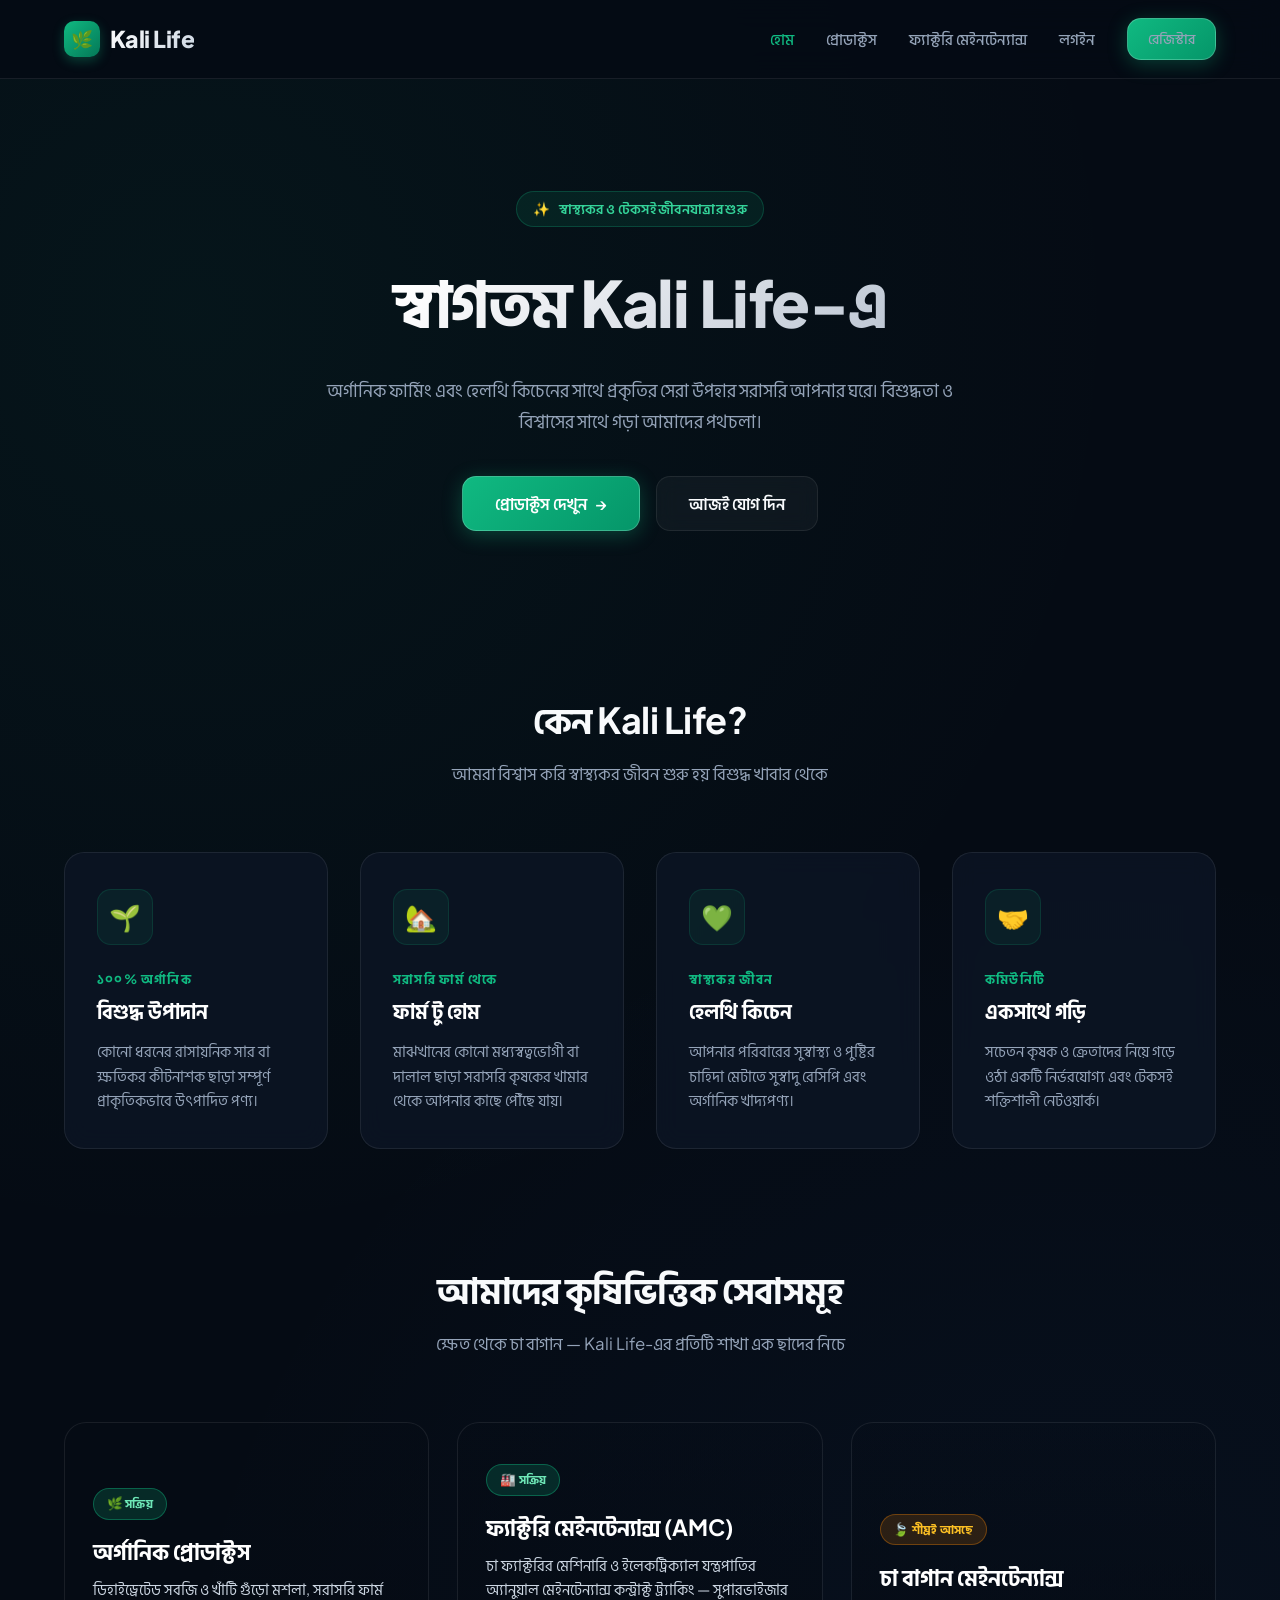
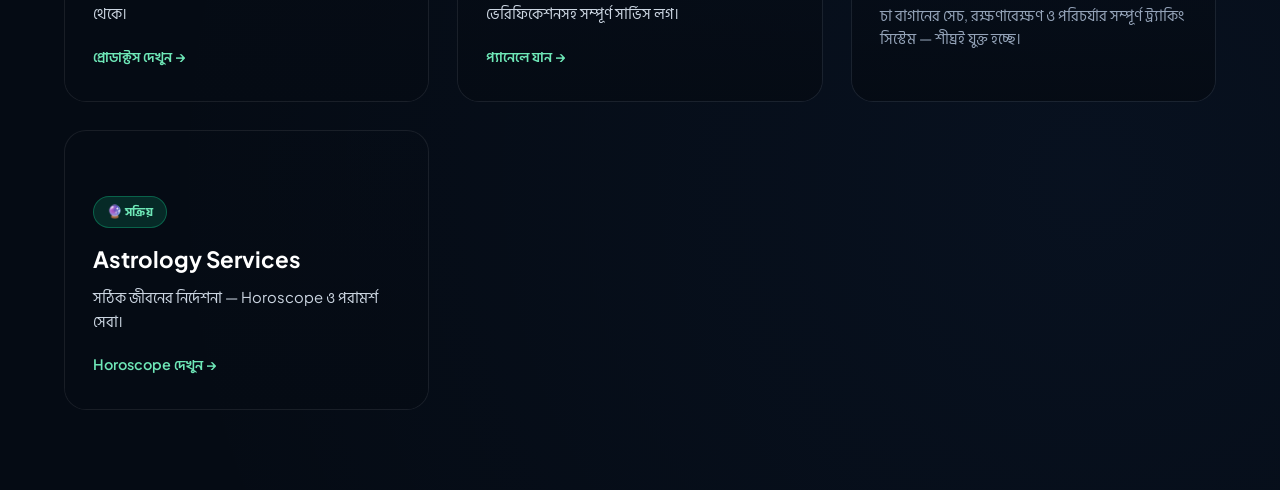
<file: index.html>
<!DOCTYPE html>
<html lang="bn">
<head>
    <meta charset="UTF-8">
    <meta name="viewport" content="width=device-width, initial-scale=1.0">
    <title>Kali Life - Healthy Kitchen & Organic Farming</title>

    <!-- Google Fonts - Inter & Plus Jakarta Sans -->
    <link rel="preconnect" href="https://fonts.googleapis.com">
    <link rel="preconnect" href="https://fonts.gstatic.com" crossorigin>
    <link href="https://fonts.googleapis.com/css2?family=Plus+Jakarta+Sans:wght@400;500;600;700;800&family=Hind+Siliguri:wght@400;500;600;700&display=swap" rel="stylesheet">

    <style>
        :root {
            --bg-deep: #050b14;
            --bg-card: rgba(13, 22, 38, 0.75);
            --border-subtle: rgba(255, 255, 255, 0.08);
            --border-hover: rgba(16, 185, 129, 0.4);

            --primary: #10b981;
            --primary-hover: #059669;
            --primary-glow: rgba(16, 185, 129, 0.25);

            --amber: #d97706;
            --amber-glow: rgba(217, 119, 6, 0.25);

            --text-main: #f8fafc;
            --text-muted: #94a3b8;

            --transition: all 0.35s cubic-bezier(0.16, 1, 0.3, 1);
        }

        *, *::before, *::after {
            box-sizing: border-box;
            margin: 0;
            padding: 0;
        }

        body {
            background-color: var(--bg-deep);
            color: var(--text-main);
            font-family: 'Plus Jakarta Sans', 'Hind Siliguri', sans-serif;
            min-height: 100vh;
            overflow-x: hidden;
            line-height: 1.6;
            background-image:
                radial-gradient(circle at 15% 15%, rgba(16, 185, 129, 0.06) 0%, transparent 45%),
                radial-gradient(circle at 85% 85%, rgba(59, 130, 246, 0.05) 0%, transparent 45%);
        }

        .container {
            width: 100%;
            max-width: 1200px;
            margin: 0 auto;
            padding: 0 1.5rem;
        }

        /* ========== PROFESSIONAL NAVBAR ========== */
        .navbar {
            position: sticky;
            top: 0;
            z-index: 1000;
            background: rgba(5, 11, 20, 0.85);
            backdrop-filter: blur(16px);
            border-bottom: 1px solid var(--border-subtle);
            padding: 1.1rem 0;
        }

        .navbar .container {
            display: flex;
            justify-content: space-between;
            align-items: center;
        }

        .logo-wrapper {
            display: flex;
            align-items: center;
            gap: 0.6rem;
            text-decoration: none;
        }

        .logo-icon {
            width: 36px;
            height: 36px;
            background: linear-gradient(135deg, #10b981, #047857);
            border-radius: 10px;
            display: flex;
            align-items: center;
            justify-content: center;
            font-size: 1.1rem;
            box-shadow: 0 4px 12px rgba(16, 185, 129, 0.3);
        }

        .logo-text {
            font-size: 1.45rem;
            font-weight: 800;
            background: linear-gradient(135deg, #ffffff, #cbd5e1);
            -webkit-background-clip: text;
            -webkit-text-fill-color: transparent;
            letter-spacing: -0.5px;
        }

        .nav-links {
            display: flex;
            gap: 2rem;
            list-style: none;
            align-items: center;
        }

        .nav-links a {
            color: var(--text-muted);
            text-decoration: none;
            font-weight: 500;
            font-size: 0.95rem;
            transition: var(--transition);
        }

        .nav-links a:hover, .nav-links a.active {
            color: var(--primary);
        }

        /* ========== BUTTON SYSTEM ========== */
        .btn-group {
            display: flex;
            gap: 1rem;
            justify-content: center;
            flex-wrap: wrap;
        }

        .btn {
            display: inline-flex;
            align-items: center;
            justify-content: center;
            gap: 0.5rem;
            padding: 0.85rem 2rem;
            border-radius: 14px;
            font-weight: 600;
            font-size: 1rem;
            text-decoration: none;
            transition: var(--transition);
            cursor: pointer;
            position: relative;
            overflow: hidden;
        }

        .btn-primary {
            background: linear-gradient(135deg, #10b981 0%, #059669 100%);
            color: #ffffff;
            border: 1px solid rgba(255, 255, 255, 0.2);
            box-shadow: 0 4px 20px rgba(16, 185, 129, 0.3);
        }

        .btn-primary:hover {
            transform: translateY(-2px);
            box-shadow: 0 6px 25px rgba(16, 185, 129, 0.5);
            background: linear-gradient(135deg, #34d399 0%, #10b981 100%);
        }

        .btn-secondary {
            background: rgba(255, 255, 255, 0.04);
            color: var(--text-main);
            border: 1px solid var(--border-subtle);
            backdrop-filter: blur(10px);
        }

        .btn-secondary:hover {
            background: rgba(255, 255, 255, 0.08);
            border-color: rgba(255, 255, 255, 0.2);
            transform: translateY(-2px);
        }

        /* ========== HERO SECTION ========== */
        .hero {
            padding: 7rem 0 5rem;
            text-align: center;
            position: relative;
        }

        .hero-badge {
            display: inline-flex;
            align-items: center;
            gap: 0.5rem;
            padding: 0.4rem 1rem;
            background: rgba(16, 185, 129, 0.1);
            border: 1px solid rgba(16, 185, 129, 0.25);
            border-radius: 50px;
            color: #34d399;
            font-size: 0.85rem;
            font-weight: 600;
            margin-bottom: 1.5rem;
            letter-spacing: 0.3px;
        }

        .hero h1 {
            font-size: clamp(2.5rem, 5vw, 4rem);
            font-weight: 800;
            margin-bottom: 1.25rem;
            letter-spacing: -1.5px;
            background: linear-gradient(135deg, #ffffff 30%, #94a3b8 100%);
            -webkit-background-clip: text;
            -webkit-text-fill-color: transparent;
        }

        .hero p {
            font-size: 1.15rem;
            color: var(--text-muted);
            max-width: 640px;
            margin: 0 auto 2.5rem;
            line-height: 1.7;
        }

        /* ========== FEATURES GRID SECTION ========== */
        .features {
            padding: 5rem 0;
        }

        .section-header {
            text-align: center;
            margin-bottom: 4rem;
        }

        .section-header h2 {
            font-size: 2.25rem;
            font-weight: 700;
            margin-bottom: 0.75rem;
            letter-spacing: -0.5px;
        }

        .section-header p {
            color: var(--text-muted);
            font-size: 1.05rem;
        }

        .features-grid {
            display: grid;
            grid-template-columns: repeat(auto-fit, minmax(260px, 1fr));
            gap: 2rem;
        }

        .feature-card {
            background: var(--bg-card);
            border: 1px solid var(--border-subtle);
            border-radius: 20px;
            padding: 2.25rem 2rem;
            backdrop-filter: blur(12px);
            transition: var(--transition);
            position: relative;
        }

        .feature-card:hover {
            transform: translateY(-6px);
            border-color: var(--border-hover);
            box-shadow: 0 16px 40px rgba(0, 0, 0, 0.4);
            background: rgba(17, 27, 46, 0.85);
        }

        .feature-icon-box {
            width: 56px;
            height: 56px;
            background: rgba(16, 185, 129, 0.08);
            border: 1px solid rgba(16, 185, 129, 0.15);
            border-radius: 14px;
            display: flex;
            align-items: center;
            justify-content: center;
            font-size: 1.6rem;
            margin-bottom: 1.5rem;
            transition: var(--transition);
        }

        .feature-card:hover .feature-icon-box {
            background: rgba(16, 185, 129, 0.15);
            transform: scale(1.05);
        }

        .feature-tag {
            font-size: 0.8rem;
            text-transform: uppercase;
            letter-spacing: 1.2px;
            color: var(--primary);
            font-weight: 700;
            margin-bottom: 0.4rem;
            display: block;
        }

        .feature-title {
            font-size: 1.25rem;
            font-weight: 700;
            margin-bottom: 0.75rem;
            color: #ffffff;
        }

        .feature-desc {
            color: var(--text-muted);
            font-size: 0.95rem;
            line-height: 1.6;
        }

        /* ========== SERVICES (ECOSYSTEM) SECTION ========== */
        .services {
            padding: 2rem 0 5rem;
        }

        .services-grid {
            display: grid;
            grid-template-columns: repeat(auto-fit, minmax(280px, 1fr));
            gap: 1.75rem;
        }

        .service-card {
            position: relative;
            border-radius: 22px;
            overflow: hidden;
            border: 1px solid var(--border-subtle);
            min-height: 280px;
            display: flex;
            flex-direction: column;
            justify-content: flex-end;
            text-decoration: none;
            transition: var(--transition);
            background-size: cover;
            background-position: center;
            isolation: isolate;
        }

        .service-card::before {
            content: '';
            position: absolute;
            inset: 0;
            background: linear-gradient(180deg, rgba(5, 11, 20, 0.15) 0%, rgba(5, 11, 20, 0.55) 55%, rgba(5, 11, 20, 0.94) 100%);
            z-index: -1;
        }

        .service-card:hover {
            transform: translateY(-6px);
            border-color: var(--border-hover);
            box-shadow: 0 20px 45px rgba(0, 0, 0, 0.5);
        }

        .service-card.is-soon:hover {
            transform: none;
            border-color: var(--border-subtle);
            box-shadow: none;
            cursor: default;
        }

        .service-body {
            padding: 1.75rem 1.75rem 2rem;
        }

        .service-pill {
            display: inline-flex;
            align-items: center;
            gap: 0.4rem;
            padding: 0.3rem 0.8rem;
            border-radius: 50px;
            font-size: 0.78rem;
            font-weight: 700;
            margin-bottom: 0.9rem;
            letter-spacing: 0.2px;
        }

        .service-pill.active {
            background: rgba(16, 185, 129, 0.18);
            border: 1px solid rgba(16, 185, 129, 0.4);
            color: #6ee7b7;
        }

        .service-pill.soon {
            background: rgba(217, 119, 6, 0.18);
            border: 1px solid rgba(217, 119, 6, 0.4);
            color: #fbbf24;
        }

        .service-title {
            font-size: 1.4rem;
            font-weight: 700;
            color: #ffffff;
            margin-bottom: 0.5rem;
        }

        .service-desc {
            color: #cbd5e1;
            font-size: 0.93rem;
            line-height: 1.6;
            margin-bottom: 1.1rem;
        }

        .service-link {
            display: inline-flex;
            align-items: center;
            gap: 0.4rem;
            color: #6ee7b7;
            font-weight: 600;
            font-size: 0.9rem;
        }

        .service-card.is-soon .service-desc {
            color: var(--text-muted);
        }

        /* ========== PREMIUM CTA SECTION ========== */
        .cta-section {
            padding: 3rem 0 6rem;
        }

        .cta-box {
            background: linear-gradient(135deg, rgba(13, 22, 38, 0.95), rgba(15, 23, 42, 0.9));
            border: 1px solid rgba(16, 185, 129, 0.25);
            border-radius: 28px;
            padding: 4rem 2rem;
            text-align: center;
            position: relative;
            overflow: hidden;
            box-shadow: 0 20px 50px rgba(0, 0, 0, 0.5);
        }

        .cta-box::before {
            content: '';
            position: absolute;
            top: 0;
            left: 50%;
            transform: translateX(-50%);
            width: 60%;
            height: 1px;
            background: linear-gradient(90deg, transparent, var(--primary), transparent);
        }

        .cta-box h2 {
            font-size: clamp(2rem, 4vw, 2.5rem);
            font-weight: 800;
            margin-bottom: 1rem;
            letter-spacing: -0.5px;
        }

        .cta-box p {
            color: var(--text-muted);
            font-size: 1.1rem;
            max-width: 540px;
            margin: 0 auto 2.5rem;
            line-height: 1.7;
        }

        /* ========== FOOTER ========== */
        .footer {
            border-top: 1px solid var(--border-subtle);
            padding: 3rem 0;
            text-align: center;
            color: var(--text-muted);
            font-size: 0.9rem;
            background: rgba(3, 7, 13, 0.5);
        }

        .footer p + p {
            margin-top: 0.5rem;
            opacity: 0.75;
        }

        /* Responsive Design */
        @media (max-width: 768px) {
            .nav-links { display: none; }
            .hero { padding: 5rem 0 3rem; }
            .cta-box { padding: 3rem 1.5rem; }
        }
    </style>
</head>
<body>

    <!-- ========== PROFESSIONAL NAVBAR ========== -->
    <nav class="navbar">
        <div class="container">
            <a href="index.html" class="logo-wrapper">
                <div class="logo-icon">🌿</div>
                <span class="logo-text">Kali Life</span>
            </a>

            <ul class="nav-links">
                <li><a href="index.html" class="active">হোম</a></li>
                <li><a href="products.html">প্রোডাক্টস</a></li>
                <li><a href="amc.html">ফ্যাক্টরি মেইনটেন্যান্স</a></li>
                <li><a href="login.html">লগইন</a></li>
                <li><a href="register.html" class="btn btn-primary" style="padding: 0.55rem 1.25rem; font-size: 0.9rem;">রেজিস্টার</a></li>
            </ul>
        </div>
    </nav>

    <!-- ========== HERO SECTION ========== -->
    <section class="hero">
        <div class="container">
            <div class="hero-badge">
                <span>✨</span> স্বাস্থ্যকর ও টেকসই জীবনযাত্রার শুরু
            </div>
            <h1>স্বাগতম Kali Life-এ</h1>
            <p>
                অর্গানিক ফার্মিং এবং হেলথি কিচেনের সাথে প্রকৃতির সেরা উপহার সরাসরি আপনার ঘরে।
                বিশুদ্ধতা ও বিশ্বাসের সাথে গড়া আমাদের পথচলা।
            </p>
            <div class="btn-group">
                <a href="products.html" class="btn btn-primary">
                    প্রোডাক্টস দেখুন <span>→</span>
                </a>
                <a href="register.html" class="btn btn-secondary">
                    আজই যোগ দিন
                </a>
            </div>
        </div>
    </section>

    <!-- ========== FEATURES SECTION ========== -->
    <section class="features">
        <div class="container">
            <div class="section-header">
                <h2>কেন Kali Life?</h2>
                <p>আমরা বিশ্বাস করি স্বাস্থ্যকর জীবন শুরু হয় বিশুদ্ধ খাবার থেকে</p>
            </div>

            <div class="features-grid">
                <div class="feature-card">
                    <div class="feature-icon-box">🌱</div>
                    <span class="feature-tag">১০০% অর্গানিক</span>
                    <h3 class="feature-title">বিশুদ্ধ উপাদান</h3>
                    <p class="feature-desc">কোনো ধরনের রাসায়নিক সার বা ক্ষতিকর কীটনাশক ছাড়া সম্পূর্ণ প্রাকৃতিকভাবে উৎপাদিত পণ্য।</p>
                </div>

                <div class="feature-card">
                    <div class="feature-icon-box">🏡</div>
                    <span class="feature-tag">সরাসরি ফার্ম থেকে</span>
                    <h3 class="feature-title">ফার্ম টু হোম</h3>
                    <p class="feature-desc">মাঝখানের কোনো মধ্যস্বত্বভোগী বা দালাল ছাড়া সরাসরি কৃষকের খামার থেকে আপনার কাছে পৌঁছে যায়।</p>
                </div>

                <div class="feature-card">
                    <div class="feature-icon-box">💚</div>
                    <span class="feature-tag">স্বাস্থ্যকর জীবন</span>
                    <h3 class="feature-title">হেলথি কিচেন</h3>
                    <p class="feature-desc">আপনার পরিবারের সুস্বাস্থ্য ও পুষ্টির চাহিদা মেটাতে সুস্বাদু রেসিপি এবং অর্গানিক খাদ্যপণ্য।</p>
                </div>

                <div class="feature-card">
                    <div class="feature-icon-box">🤝</div>
                    <span class="feature-tag">কমিউনিটি</span>
                    <h3 class="feature-title">একসাথে গড়ি</h3>
                    <p class="feature-desc">সচেতন কৃষক ও ক্রেতাদের নিয়ে গড়ে ওঠা একটি নির্ভরযোগ্য এবং টেকসই শক্তিশালী নেটওয়ার্ক।</p>
                </div>
            </div>
        </div>
    </section>

    <!-- ========== SERVICES / ECOSYSTEM SECTION ========== -->
    <section class="services">
        <div class="container">
            <div class="section-header">
                <h2>আমাদের কৃষিভিত্তিক সেবাসমূহ</h2>
                <p>ক্ষেত থেকে চা বাগান — Kali Life-এর প্রতিটি শাখা এক ছাদের নিচে</p>
            </div>

            <div class="services-grid">

                <!-- Organic Products -->
                <a href="products.html" class="service-card"
                   style="background-image: url('https://images.unsplash.com/photo-1500651230702-0e2d8a49d4ad?w=800&q=80');">
                    <div class="service-body">
                        <span class="service-pill active">🌿 সক্রিয়</span>
                        <h3 class="service-title">অর্গানিক প্রোডাক্টস</h3>
                        <p class="service-desc">ডিহাইড্রেটেড সবজি ও খাঁটি গুঁড়ো মশলা, সরাসরি ফার্ম থেকে।</p>
                        <span class="service-link">প্রোডাক্টস দেখুন →</span>
                    </div>
                </a>

                <!-- Factory Maintenance / AMC -->
                <a href="amc.html" class="service-card"
                   style="background-image: url('https://images.unsplash.com/photo-1581092160607-ee22621dd758?w=800&q=80');">
                    <div class="service-body">
                        <span class="service-pill active">🏭 সক্রিয়</span>
                        <h3 class="service-title">ফ্যাক্টরি মেইনটেন্যান্স (AMC)</h3>
                        <p class="service-desc">চা ফ্যাক্টরির মেশিনারি ও ইলেকট্রিক্যাল যন্ত্রপাতির অ্যানুয়াল মেইনটেন্যান্স কন্ট্রাক্ট ট্র্যাকিং — সুপারভাইজার ভেরিফিকেশনসহ সম্পূর্ণ সার্ভিস লগ।</p>
                        <span class="service-link">প্যানেলে যান →</span>
                    </div>
                </a>

                <!-- Tea Garden Maintenance - coming soon -->
                <div class="service-card is-soon"
                     style="background-image: url('https://images.unsplash.com/photo-1563822249366-71c743e8cd68?w=800&q=80');">
                    <div class="service-body">
                        <span class="service-pill soon">🍃 শীঘ্রই আসছে</span>
                        <h3 class="service-title">চা বাগান মেইনটেন্যান্স</h3>
                        <p class="service-desc">চা বাগানের সেচ, রক্ষণাবেক্ষণ ও পরিচর্যার সম্পূর্ণ ট্র্যাকিং সিস্টেম — শীঘ্রই যুক্ত হচ্ছে।</p>
                    </div>
                </div>

                <!-- Astrology -->
                <a href="astrology.html" class="service-card"
                   style="background-image: url('https://images.unsplash.com/photo-1462331940025-496dfbfc7564?w=800&q=80');">
                    <div class="service-body">
                        <span class="service-pill active">🔮 সক্রিয়</span>
                        <h3 class="service-title">Astrology Services</h3>
                        <p class="service-desc">সঠিক জীবনের নির্দেশনা — Horoscope ও পরামর্শ সেবা।</p>
                        <span class="service-link">Horoscope দেখুন →</span>
                    </div>
</file>
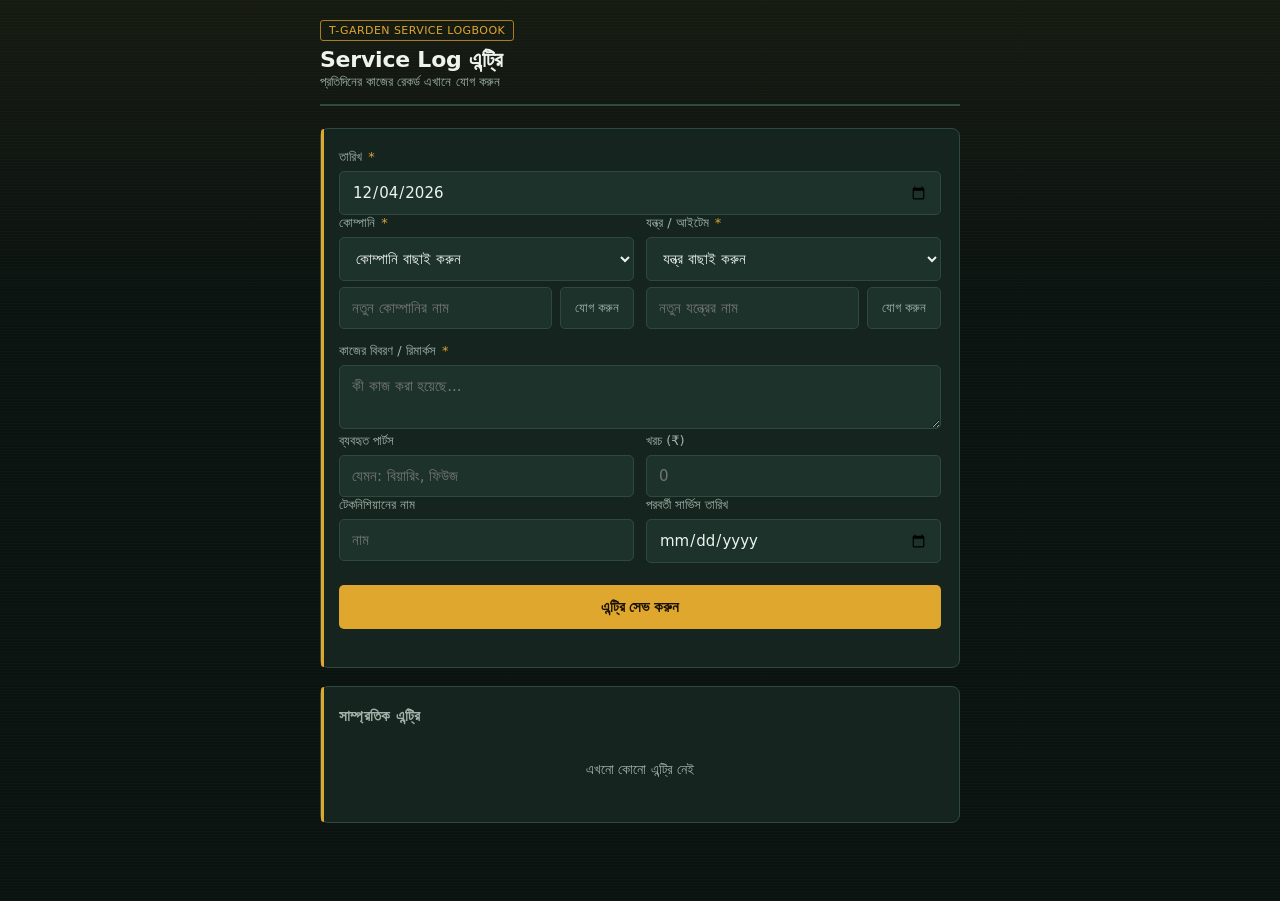
<file: service-log-entry.html>
<!DOCTYPE html>
<html lang="bn">
<head>
<meta charset="UTF-8">
<meta name="viewport" content="width=device-width, initial-scale=1.0">
<title>Service Log — T-Garden Service Logbook</title>
<style>
  :root{
    --ink:#12201c;
    --panel:#16241f;
    --panel-2:#1c322a;
    --line: #2e4a3f;
    --amber:#e0a72e;
    --amber-dim:#a97e22;
    --text:#eef3ee;
    --text-dim:#9fb3a8;
    --ok:#4f9d69;
    --danger:#c65c4a;
    --bg:#0b1310;
  }
  *{box-sizing:border-box;}
  body{
    margin:0;
    background:var(--bg);
    background-image:
      linear-gradient(180deg, rgba(224,167,46,0.05), transparent 300px),
      repeating-linear-gradient(0deg, rgba(255,255,255,0.015) 0px, rgba(255,255,255,0.015) 1px, transparent 1px, transparent 3px);
    color:var(--text);
    font-family: 'Segoe UI', 'Noto Sans Bengali', system-ui, sans-serif;
    min-height:100vh;
    padding: 20px 14px 60px;
  }
  .wrap{max-width:640px; margin:0 auto;}

  header{
    display:flex;
    align-items:baseline;
    justify-content:space-between;
    border-bottom:2px solid var(--line);
    padding-bottom:14px;
    margin-bottom:22px;
  }
  header .tag{
    font-size:11px;
    letter-spacing:0.04em;
    color:var(--amber);
    border:1px solid var(--amber-dim);
    padding:3px 8px;
    border-radius:3px;
  }
  h1{
    font-size:22px;
    margin:6px 0 2px;
    font-weight:700;
    letter-spacing:-0.01em;
  }
  .sub{color:var(--text-dim); font-size:13px; margin:0;}

  .card{
    background:var(--panel);
    border:1px solid var(--line);
    border-radius:8px;
    padding:20px 18px;
    margin-bottom:18px;
    position:relative;
  }
  .card::before{
    content:'';
    position:absolute;
    top:0; left:0; bottom:0;
    width:3px;
    background:var(--amber);
    border-radius:8px 0 0 8px;
  }

  label{
    display:block;
    font-size:13px;
    color:var(--text-dim);
    margin:14px 0 6px;
  }
  label:first-of-type{margin-top:0;}
  label .req{color:var(--amber); margin-left:2px;}

  input, select, textarea{
    width:100%;
    background:var(--panel-2);
    border:1px solid var(--line);
    border-radius:5px;
    padding:11px 12px;
    color:var(--text);
    font-size:15px;
    font-family:inherit;
  }
  input:focus, select:focus, textarea:focus{
    outline:2px solid var(--amber);
    outline-offset:1px;
    border-color:var(--amber);
  }
  textarea{resize:vertical; min-height:64px;}

  .row2{display:grid; grid-template-columns:1fr 1fr; gap:12px;}
  @media (max-width:480px){ .row2{grid-template-columns:1fr;} }

  .add-inline{
    display:flex; gap:8px; margin-top:6px;
  }
  .add-inline input{flex:1;}
  .add-inline button{
    background:var(--panel-2);
    border:1px solid var(--line);
    color:var(--text-dim);
    border-radius:5px;
    padding:0 14px;
    font-size:13px;
    cursor:pointer;
  }
  .add-inline button:hover{border-color:var(--amber); color:var(--amber);}

  .submit-row{margin-top:22px; display:flex; gap:10px; align-items:center;}
  button.primary{
    background:var(--amber);
    color:#1b1305;
    border:none;
    border-radius:5px;
    padding:13px 22px;
    font-size:15px;
    font-weight:700;
    cursor:pointer;
    flex:1;
  }
  button.primary:hover{background:#eeb746;}
  button.primary:disabled{opacity:0.5; cursor:default;}

  .status{font-size:13px; color:var(--ok); min-height:18px;}
  .status.err{color:var(--danger);}

  .log-header{
    display:flex; justify-content:space-between; align-items:baseline;
    margin-bottom:12px;
  }
  .log-header h2{font-size:15px; margin:0; color:var(--text-dim); font-weight:600; letter-spacing:0.02em;}
  .log-count{font-size:12px; color:var(--text-dim);}

  .entry{
    border-bottom:1px solid var(--line);
    padding:12px 0;
  }
  .entry:last-child{border-bottom:none;}
  .entry-top{
    display:flex; justify-content:space-between; gap:10px;
    font-size:13px; color:var(--amber); margin-bottom:4px;
  }
  .entry-item{font-weight:700; color:var(--text);}
  .entry-meta{font-size:12px; color:var(--text-dim); margin-bottom:6px;}
  .entry-remarks{font-size:14px; line-height:1.5;}
  .entry-extra{font-size:12px; color:var(--text-dim); margin-top:6px;}
  .empty{color:var(--text-dim); font-size:14px; text-align:center; padding:24px 0;}

  .loading{color:var(--text-dim); font-size:13px;}
</style>
</head>
<body>
<div class="wrap">

  <header>
    <div>
      <div class="tag">T-GARDEN SERVICE LOGBOOK</div>
      <h1>Service Log এন্ট্রি</h1>
      <p class="sub">প্রতিদিনের কাজের রেকর্ড এখানে যোগ করুন</p>
    </div>
  </header>

  <div class="card">
    <form id="logForm">

      <label for="date">তারিখ <span class="req">*</span></label>
      <input type="date" id="date" required>

      <div class="row2">
        <div>
          <label for="company">কোম্পানি <span class="req">*</span></label>
          <select id="company" required></select>
          <div class="add-inline">
            <input type="text" id="newCompany" placeholder="নতুন কোম্পানির নাম">
            <button type="button" id="addCompanyBtn">যোগ করুন</button>
          </div>
        </div>
        <div>
          <label for="item">যন্ত্র / আইটেম <span class="req">*</span></label>
          <select id="item" required></select>
          <div class="add-inline">
            <input type="text" id="newItem" placeholder="নতুন যন্ত্রের নাম">
            <button type="button" id="addItemBtn">যোগ করুন</button>
          </div>
        </div>
      </div>

      <label for="remarks">কাজের বিবরণ / রিমার্কস <span class="req">*</span></label>
      <textarea id="remarks" required placeholder="কী কাজ করা হয়েছে..."></textarea>

      <div class="row2">
        <div>
          <label for="parts">ব্যবহৃত পার্টস</label>
          <input type="text" id="parts" placeholder="যেমন: বিয়ারিং, ফিউজ">
        </div>
        <div>
          <label for="cost">খরচ (₹)</label>
          <input type="number" id="cost" min="0" step="1" placeholder="0">
        </div>
      </div>

      <div class="row2">
        <div>
          <label for="technician">টেকনিশিয়ানের নাম</label>
          <input type="text" id="technician" placeholder="নাম">
        </div>
        <div>
          <label for="nextDue">পরবর্তী সার্ভিস তারিখ</label>
          <input type="date" id="nextDue">
        </div>
      </div>

      <div class="submit-row">
        <button type="submit" class="primary" id="submitBtn">এন্ট্রি সেভ করুন</button>
      </div>
      <div class="status" id="status"></div>
    </form>
  </div>

  <div class="card">
    <div class="log-header">
      <h2>সাম্প্রতিক এন্ট্রি</h2>
      <span class="log-count" id="logCount"></span>
    </div>
    <div id="logList"><div class="loading">লোড হচ্ছে...</div></div>
  </div>

</div>

<script>
const $ = id => document.getElementById(id);

function todayStr(){
  const d = new Date();
  return d.toISOString().slice(0,10);
}
$('date').value = todayStr();

let companies = [];
let items = [];
let entries = [];

const DEFAULT_ITEMS = [
  'মোটর (Motor)',
  'VFD (Variable Frequency Drive)',
  'PLC প্যানেল',
  'MCB',
  'MCCB',
  'কন্টাক্টর (Contactor)',
  'রিলে (Relay)',
  'ট্রান্সফরমার',
  'DOL স্টার্টার',
  'স্টার-ডেল্টা স্টার্টার',
  'সফট স্টার্টার',
  'ক্যাপাসিটর ব্যাংক',
  'আর্থিং সিস্টেম',
  'কেবল / ওয়্যারিং',
  'ডিস্ট্রিবিউশন প্যানেল বোর্ড',
  'বিয়ারিং',
  'এক্সহস্ট ফ্যান',
  'ব্লোয়ার',
  'সেন্সর (তাপমাত্রা/আর্দ্রতা)',
  'উইদারিং ট্রফ ফ্যান',
  'রোটরভেন (Rotorvane)',
  'CTC মেশিন (রোলার)',
  'CFM (Continuous Fermenting Machine)',
  'ড্রায়ার (ECP / Fluid Bed Dryer)',
  'সর্টিং মেশিন (Vibro Sorter)',
  'ফাইবার এক্সট্রাক্টর',
  'স্ট্যাক এক্সট্রাক্টর (ESE)',
  'কালার সর্টার',
  'গ্রিন লিফ ওয়েয়িং ব্রিজ',
  'বাকেট এলিভেটর',
  'টি প্যাকিং মেশিন',
  'হিউমিডিফায়ার',
  'ফার্নেস / চুল্লা ব্লোয়ার'
];

function renderSelect(sel, list, placeholder){
  sel.innerHTML = '<option value="" disabled selected>' + placeholder + '</option>' +
    list.map(v => `<option value="${escapeAttr(v)}">${escapeHtml(v)}</option>`).join('');
}

function escapeHtml(s){
  return String(s).replace(/[&<>"']/g, c => ({'&':'&amp;','<':'&lt;','>':'&gt;','"':'&quot;',"'":'&#39;'}[c]));
}
function escapeAttr(s){ return escapeHtml(s); }

async function loadLists(){
  try{
    const c = await window.storage.get('amc:companies');
    companies = c ? JSON.parse(c.value) : [];
  }catch(e){ companies = []; }
  try{
    const it = await window.storage.get('amc:items');
    items = it ? JSON.parse(it.value) : null;
  }catch(e){ items = null; }
  if(items === null){
    items = [...DEFAULT_ITEMS];
    try{ await window.storage.set('amc:items', JSON.stringify(items)); }catch(e){}
  }
  renderSelect($('company'), companies, 'কোম্পানি বাছাই করুন');
  renderSelect($('item'), items, 'যন্ত্র বাছাই করুন');
}

async function saveCompanies(){
  await window.storage.set('amc:companies', JSON.stringify(companies));
}
async function saveItems(){
  await window.storage.set('amc:items', JSON.stringify(items));
}

$('addCompanyBtn').addEventListener('click', async () => {
  const v = $('newCompany').value.trim();
  if(!v) return;
  if(!companies.includes(v)) companies.push(v);
  await saveCompanies();
  renderSelect($('company'), companies, 'কোম্পানি বাছাই করুন');
  $('company').value = v;
  $('newCompany').value = '';
});

$('addItemBtn').addEventListener('click', async () => {
  const v = $('newItem').value.trim();
  if(!v) return;
  if(!items.includes(v)) items.push(v);
  await saveItems();
  renderSelect($('item'), items, 'যন্ত্র বাছাই করুন');
  $('item').value = v;
  $('newItem').value = '';
});

async function loadEntries(){
  try{
    const res = await window.storage.get('amc:service-logs');
    entries = res ? JSON.parse(res.value) : [];
  }catch(e){
    entries = [];
  }
  renderEntries();
}

function renderEntries(){
  const list = $('logList');
  const count = $('logCount');
  count.textContent = entries.length ? entries.length + 'টি এন্ট্রি' : '';
  if(!entries.length){
    list.innerHTML = '<div class="empty">এখনো কোনো এন্ট্রি নেই</div>';
    return;
  }
  const sorted = [...entries].sort((a,b) => (b.date||'').localeCompare(a.date||'') || (b.createdAt||0)-(a.createdAt||0));
  list.innerHTML = sorted.slice(0,25).map(e => `
    <div class="entry">
      <div class="entry-top">
        <span class="entry-item">${escapeHtml(e.item)}</span>
        <span>${escapeHtml(e.date)}</span>
      </div>
      <div class="entry-meta">${escapeHtml(e.company)}${e.technician ? ' · ' + escapeHtml(e.technician) : ''}</div>
      <div class="entry-remarks">${escapeHtml(e.remarks)}</div>
      ${(e.parts || e.cost || e.nextDue) ? `<div class="entry-extra">${[
        e.parts ? 'পার্টস: ' + escapeHtml(e.parts) : '',
        e.cost ? 'খরচ: ₹' + escapeHtml(e.cost) : '',
        e.nextDue ? 'পরবর্তী: ' + escapeHtml(e.nextDue) : ''
      ].filter(Boolean).join(' · ')}</div>` : ''}
    </div>
  `).join('');
}

$('logForm').addEventListener('submit', async (ev) => {
  ev.preventDefault();
  const status = $('status');
  const btn = $('submitBtn');

  const entry = {
    date: $('date').value,
    company: $('company').value,
    item: $('item').value,
    remarks: $('remarks').value.trim(),
    parts: $('parts').value.trim(),
    cost: $('cost').value,
    technician: $('technician').value.trim(),
    nextDue: $('nextDue').value,
    createdAt: Date.now()
  };

  if(!entry.date || !entry.company || !entry.item || !entry.remarks){
    status.textContent = 'তারিখ, কোম্পানি, যন্ত্র ও কাজের বিবরণ আবশ্যক';
    status.className = 'status err';
    return;
  }

  btn.disabled = true;
  status.textContent = 'সেভ হচ্ছে...';
  status.className = 'status';

  try{
    entries.push(entry);
    const result = await window.storage.set('amc:service-logs', JSON.stringify(entries));
    if(!result){
      throw new Error('save failed');
    }
    status.textContent = 'এন্ট্রি সেভ হয়েছে ✓';
    status.className = 'status';
    $('logForm').reset();
    $('date').value = todayStr();
    $('company').selectedIndex = 0;
    $('item').selectedIndex = 0;
    renderEntries();
  }catch(e){
    entries.pop();
    status.textContent = 'সেভ করা যায়নি, আবার চেষ্টা করুন';
    status.className = 'status err';
  }finally{
    btn.disabled = false;
  }
});

(async function init(){
  await loadLists();
  await loadEntries();
})();
</script>
</body>
</html>
</file>
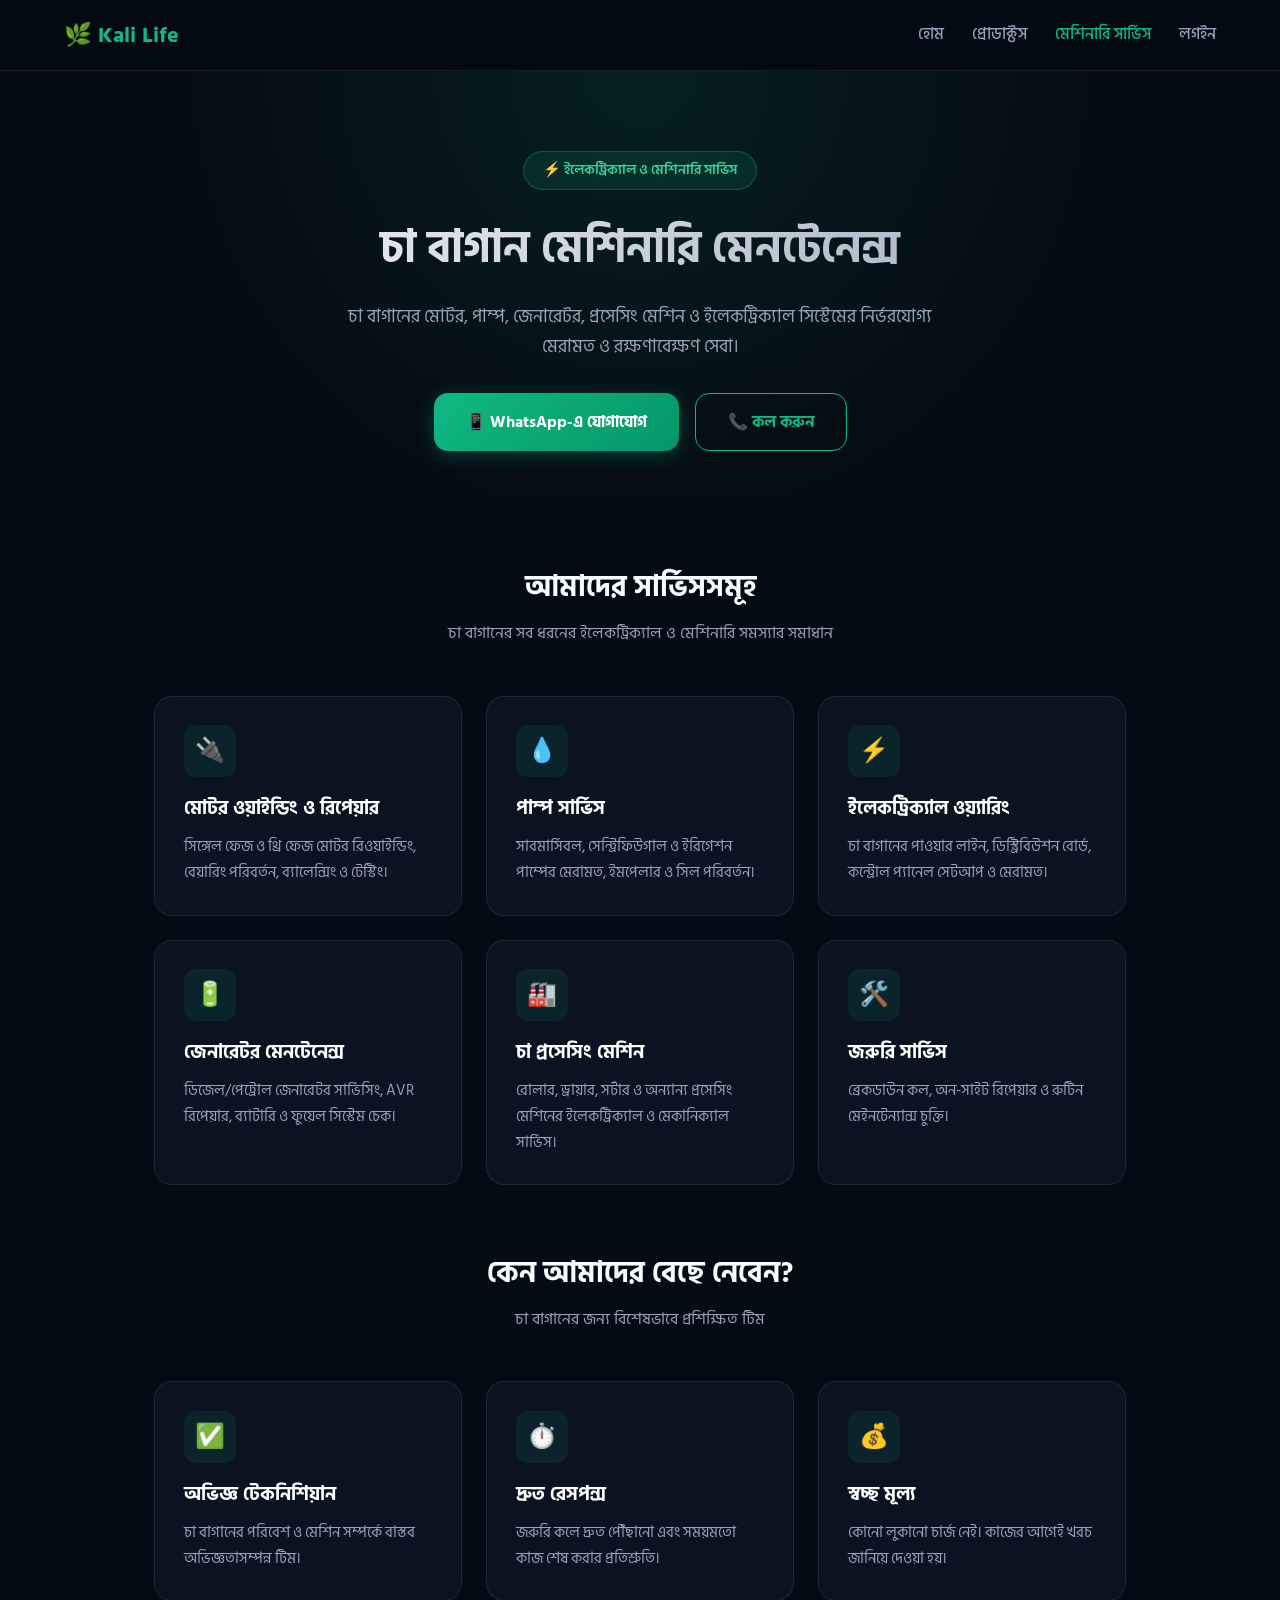
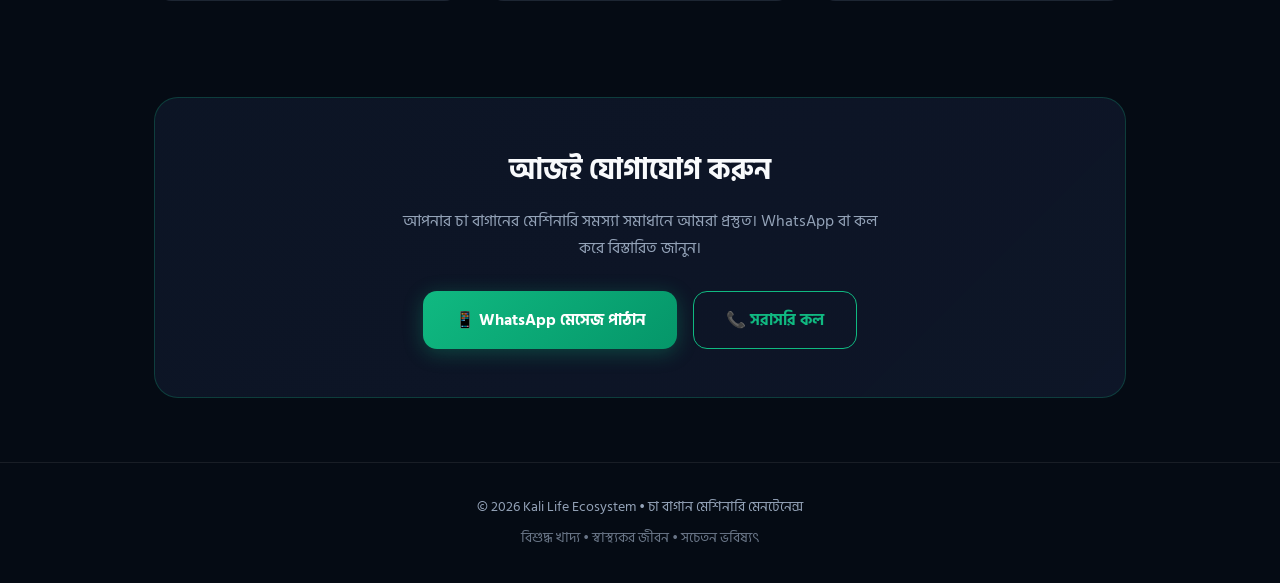
<file: tea-garden-maintenance.html>
<!DOCTYPE html>
<html lang="bn">
<head>
    <meta charset="UTF-8">
    <meta name="viewport" content="width=device-width, initial-scale=1.0">
    <title>চা বাগান মেশিনারি মেনটেনেন্স | Kali Life</title>
    <link rel="preconnect" href="https://fonts.googleapis.com">
    <link rel="preconnect" href="https://fonts.gstatic.com" crossorigin>
    <link href="https://fonts.googleapis.com/css2?family=Hind+Siliguri:wght@400;500;600;700&family=Plus+Jakarta+Sans:wght@500;600;700;800&display=swap" rel="stylesheet">
    <style>
        :root {
            --bg: #050b14;
            --card: rgba(13, 22, 38, 0.8);
            --border: rgba(255,255,255,0.08);
            --primary: #10b981;
            --primary-light: #34d399;
            --text: #f8fafc;
            --muted: #94a3b8;
        }
        * { margin: 0; padding: 0; box-sizing: border-box; }
        body {
            background: var(--bg);
            color: var(--text);
            font-family: 'Hind Siliguri', 'Plus Jakarta Sans', sans-serif;
            line-height: 1.7;
            min-height: 100vh;
        }
        .navbar {
            position: sticky; top: 0; z-index: 100;
            background: rgba(5,11,20,0.9);
            backdrop-filter: blur(16px);
            border-bottom: 1px solid var(--border);
            padding: 1rem 5%;
            display: flex; justify-content: space-between; align-items: center;
        }
        .logo { font-size: 1.4rem; font-weight: 800; color: var(--primary); text-decoration: none; }
        .nav-links a {
            color: var(--muted); text-decoration: none; margin-left: 1.5rem;
            font-weight: 500; transition: 0.3s;
        }
        .nav-links a:hover { color: var(--primary); }
        .hero {
            text-align: center;
            padding: 5rem 5% 3rem;
            background: radial-gradient(circle at 50% 0%, rgba(16,185,129,0.12), transparent 60%);
        }
        .hero-badge {
            display: inline-block;
            background: rgba(16,185,129,0.12);
            border: 1px solid rgba(16,185,129,0.3);
            color: var(--primary-light);
            padding: 0.4rem 1.2rem;
            border-radius: 50px;
            font-size: 0.9rem;
            font-weight: 600;
            margin-bottom: 1.2rem;
        }
        .hero h1 {
            font-size: clamp(1.9rem, 5vw, 2.8rem);
            font-weight: 800;
            margin-bottom: 1rem;
            background: linear-gradient(135deg, #fff, #94a3b8);
            -webkit-background-clip: text;
            -webkit-text-fill-color: transparent;
        }
        .hero p { color: var(--muted); max-width: 600px; margin: 0 auto 2rem; font-size: 1.1rem; }
        .btn {
            display: inline-flex; align-items: center; gap: 8px;
            background: linear-gradient(135deg, #10b981, #059669);
            color: #fff; padding: 0.9rem 2rem;
            border-radius: 14px; text-decoration: none;
            font-weight: 700; font-size: 1rem;
            box-shadow: 0 4px 20px rgba(16,185,129,0.3);
            transition: 0.3s;
        }
        .btn:hover { transform: translateY(-3px); box-shadow: 0 8px 25px rgba(16,185,129,0.45); }
        .btn-outline {
            background: transparent;
            border: 1px solid var(--primary);
            color: var(--primary);
            box-shadow: none;
        }
        .btn-outline:hover { background: rgba(16,185,129,0.1); }
        .container { max-width: 1100px; margin: 0 auto; padding: 0 5%; }
        .section { padding: 4rem 0; }
        .section-title {
            text-align: center; font-size: 1.8rem; font-weight: 700;
            margin-bottom: 0.5rem;
        }
        .section-sub { text-align: center; color: var(--muted); margin-bottom: 3rem; }
        .grid {
            display: grid;
            grid-template-columns: repeat(auto-fit, minmax(280px, 1fr));
            gap: 1.5rem;
        }
        .card {
            background: var(--card);
            border: 1px solid var(--border);
            border-radius: 18px;
            padding: 1.8rem;
            transition: 0.3s;
        }
        .card:hover {
            border-color: rgba(16,185,129,0.4);
            transform: translateY(-5px);
            box-shadow: 0 12px 30px rgba(0,0,0,0.3);
        }
        .card-icon {
            width: 52px; height: 52px;
            background: rgba(16,185,129,0.1);
            border-radius: 12px;
            display: flex; align-items: center; justify-content: center;
            font-size: 1.5rem; margin-bottom: 1rem;
        }
        .card h3 { font-size: 1.2rem; margin-bottom: 0.5rem; color: #fff; }
        .card p { color: var(--muted); font-size: 0.95rem; }
        .cta-box {
            background: linear-gradient(135deg, rgba(13,22,38,0.95), rgba(15,23,42,0.9));
            border: 1px solid rgba(16,185,129,0.25);
            border-radius: 24px;
            padding: 3rem 2rem;
            text-align: center;
            margin: 2rem 0 4rem;
        }
        .cta-box h2 { font-size: 1.8rem; margin-bottom: 0.8rem; }
        .cta-box p { color: var(--muted); margin-bottom: 1.8rem; max-width: 500px; margin-left: auto; margin-right: auto; }
        .btn-group { display: flex; gap: 1rem; justify-content: center; flex-wrap: wrap; }
        footer {
            text-align: center; padding: 2rem;
            border-top: 1px solid var(--border);
            color: var(--muted); font-size: 0.9rem;
        }
        @media (max-width: 600px) {
            .nav-links { display: none; }
            .hero { padding: 3.5rem 5% 2rem; }
        }
    </style>
</head>
<body>

    <!-- Navbar -->
    <nav class="navbar">
        <a href="index.html" class="logo">🌿 Kali Life</a>
        <div class="nav-links">
            <a href="index.html">হোম</a>
            <a href="products.html">প্রোডাক্টস</a>
            <a href="tea-garden-maintenance.html" style="color:#10b981;">মেশিনারি সার্ভিস</a>
            <a href="login.html">লগইন</a>
        </div>
    </nav>

    <!-- Hero -->
    <section class="hero">
        <div class="hero-badge">⚡ ইলেকট্রিক্যাল ও মেশিনারি সার্ভিস</div>
        <h1>চা বাগান মেশিনারি মেনটেনেন্স</h1>
        <p>
            চা বাগানের মোটর, পাম্প, জেনারেটর, প্রসেসিং মেশিন ও ইলেকট্রিক্যাল সিস্টেমের 
            নির্ভরযোগ্য মেরামত ও রক্ষণাবেক্ষণ সেবা।
        </p>
        <div class="btn-group">
            <a href="https://wa.me/917063213090?text=আমি চা বাগানের মেশিনারি মেনটেনেন্স সার্ভিস সম্পর্কে জানতে চাই" class="btn" target="_blank">
                📱 WhatsApp-এ যোগাযোগ
            </a>
            <a href="tel:+917063213090" class="btn btn-outline">📞 কল করুন</a>
        </div>
    </section>

    <!-- Services -->
    <section class="section">
        <div class="container">
            <h2 class="section-title">আমাদের সার্ভিসসমূহ</h2>
            <p class="section-sub">চা বাগানের সব ধরনের ইলেকট্রিক্যাল ও মেশিনারি সমস্যার সমাধান</p>

            <div class="grid">
                <div class="card">
                    <div class="card-icon">🔌</div>
                    <h3>মোটর ওয়াইন্ডিং ও রিপেয়ার</h3>
                    <p>সিঙ্গেল ফেজ ও থ্রি ফেজ মোটর রিওয়াইন্ডিং, বেয়ারিং পরিবর্তন, ব্যালেন্সিং ও টেস্টিং।</p>
                </div>
                <div class="card">
                    <div class="card-icon">💧</div>
                    <h3>পাম্প সার্ভিস</h3>
                    <p>সাবমার্সিবল, সেন্ট্রিফিউগাল ও ইরিগেশন পাম্পের মেরামত, ইমপেলার ও সিল পরিবর্তন।</p>
                </div>
                <div class="card">
                    <div class="card-icon">⚡</div>
                    <h3>ইলেকট্রিক্যাল ওয়্যারিং</h3>
                    <p>চা বাগানের পাওয়ার লাইন, ডিস্ট্রিবিউশন বোর্ড, কন্ট্রোল প্যানেল সেটআপ ও মেরামত।</p>
                </div>
                <div class="card">
                    <div class="card-icon">🔋</div>
                    <h3>জেনারেটর মেনটেনেন্স</h3>
                    <p>ডিজেল/পেট্রোল জেনারেটর সার্ভিসিং, AVR রিপেয়ার, ব্যাটারি ও ফুয়েল সিস্টেম চেক।</p>
                </div>
                <div class="card">
                    <div class="card-icon">🏭</div>
                    <h3>চা প্রসেসিং মেশিন</h3>
                    <p>রোলার, ড্রায়ার, সর্টার ও অন্যান্য প্রসেসিং মেশিনের ইলেকট্রিক্যাল ও মেকানিক্যাল সার্ভিস।</p>
                </div>
                <div class="card">
                    <div class="card-icon">🛠️</div>
                    <h3>জরুরি সার্ভিস</h3>
                    <p>ব্রেকডাউন কল, অন-সাইট রিপেয়ার ও রুটিন মেইনটেন্যান্স চুক্তি।</p>
                </div>
            </div>
        </div>
    </section>

    <!-- Why Us -->
    <section class="section" style="padding-top:0;">
        <div class="container">
            <h2 class="section-title">কেন আমাদের বেছে নেবেন?</h2>
            <p class="section-sub">চা বাগানের জন্য বিশেষভাবে প্রশিক্ষিত টিম</p>
            <div class="grid">
                <div class="card">
                    <div class="card-icon">✅</div>
                    <h3>অভিজ্ঞ টেকনিশিয়ান</h3>
                    <p>চা বাগানের পরিবেশ ও মেশিন সম্পর্কে বাস্তব অভিজ্ঞতাসম্পন্ন টিম।</p>
                </div>
                <div class="card">
                    <div class="card-icon">⏱️</div>
                    <h3>দ্রুত রেসপন্স</h3>
                    <p>জরুরি কলে দ্রুত পৌঁছানো এবং সময়মতো কাজ শেষ করার প্রতিশ্রুতি।</p>
                </div>
                <div class="card">
                    <div class="card-icon">💰</div>
                    <h3>স্বচ্ছ মূল্য</h3>
                    <p>কোনো লুকানো চার্জ নেই। কাজের আগেই খরচ জানিয়ে দেওয়া হয়।</p>
                </div>
            </div>
        </div>
    </section>

    <!-- CTA -->
    <div class="container">
        <div class="cta-box">
            <h2>আজই যোগাযোগ করুন</h2>
            <p>আপনার চা বাগানের মেশিনারি সমস্যা সমাধানে আমরা প্রস্তুত। WhatsApp বা কল করে বিস্তারিত জানুন।</p>
            <div class="btn-group">
                <a href="https://wa.me/917063213090?text=আমি চা বাগানের মেশিনারি মেনটেনেন্স সার্ভিস চাই" class="btn" target="_blank">
                    📱 WhatsApp মেসেজ পাঠান
                </a>
                <a href="tel:+917063213090" class="btn btn-outline">📞 সরাসরি কল</a>
            </div>
        </div>
    </div>

    <footer>
        <p>© 2026 Kali Life Ecosystem • চা বাগান মেশিনারি মেনটেনেন্স</p>
        <p style="margin-top:0.4rem; opacity:0.7;">বিশুদ্ধ খাদ্য • স্বাস্থ্যকর জীবন • সচেতন ভবিষ্যৎ</p>
    </footer>

</body>
                                                             </html>
</file>
